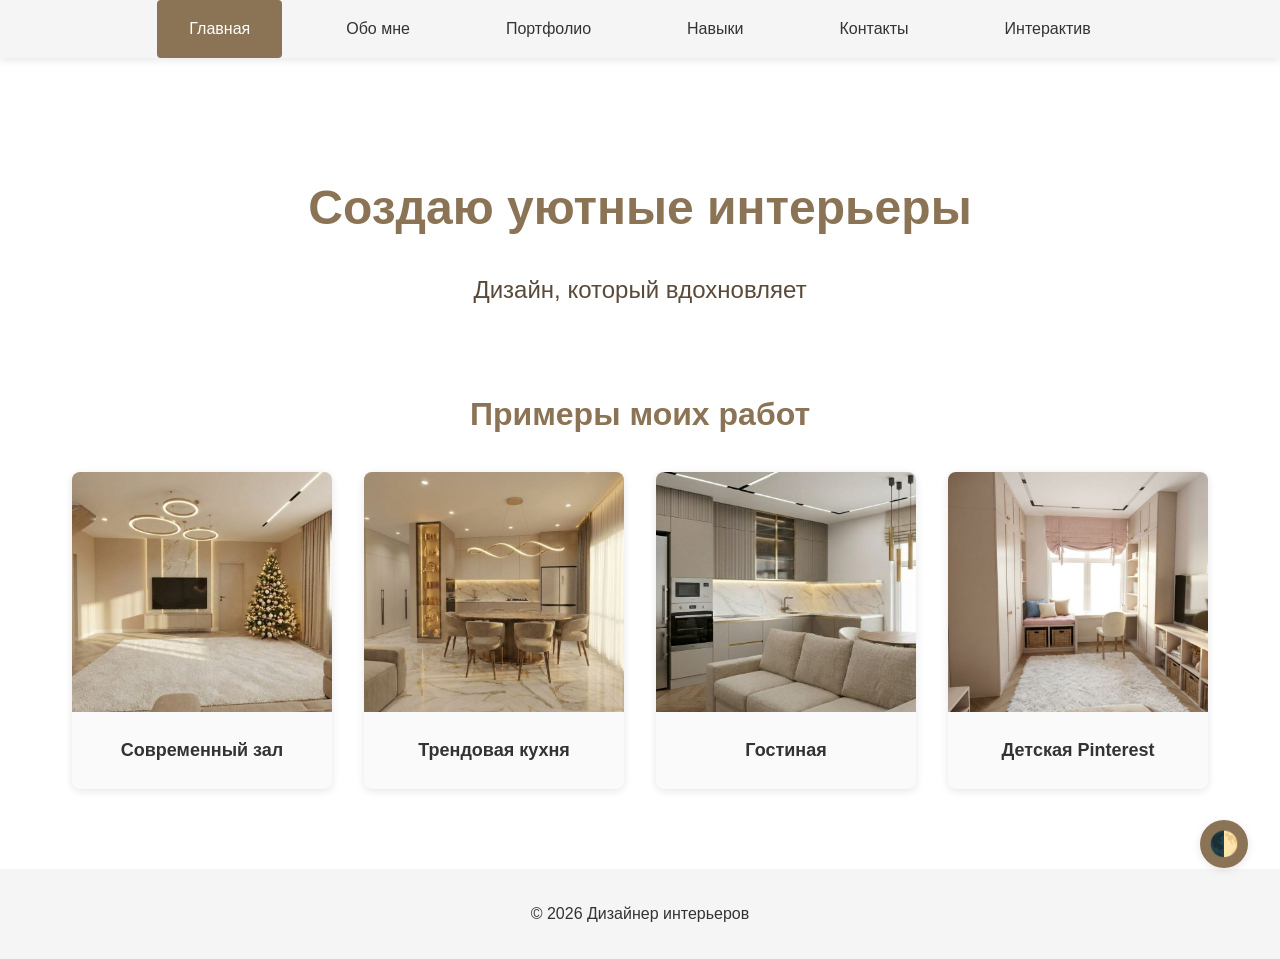
<file: index.html>
<!DOCTYPE html>
<html lang="ru">
<head>
    <meta charset="UTF-8">
    <meta name="viewport" content="width=device-width, initial-scale=1.0">
    <title>Дизайнер интерьеров | Главная</title>
    <link rel="stylesheet" href="css/style.css">
</head>
<body>
    
    <header id="header-placeholder"></header>
    <main id="app"></main>
    <footer id="footer-placeholder"></footer>
    
    <!-- Кнопка смены темы -->
    <button id="theme-toggle" class="theme-toggle">🌓</button>
    
    <!-- Подключение JS -->
    <script type="module" src="js/main.js"></script>
</body>
</html>
</file>
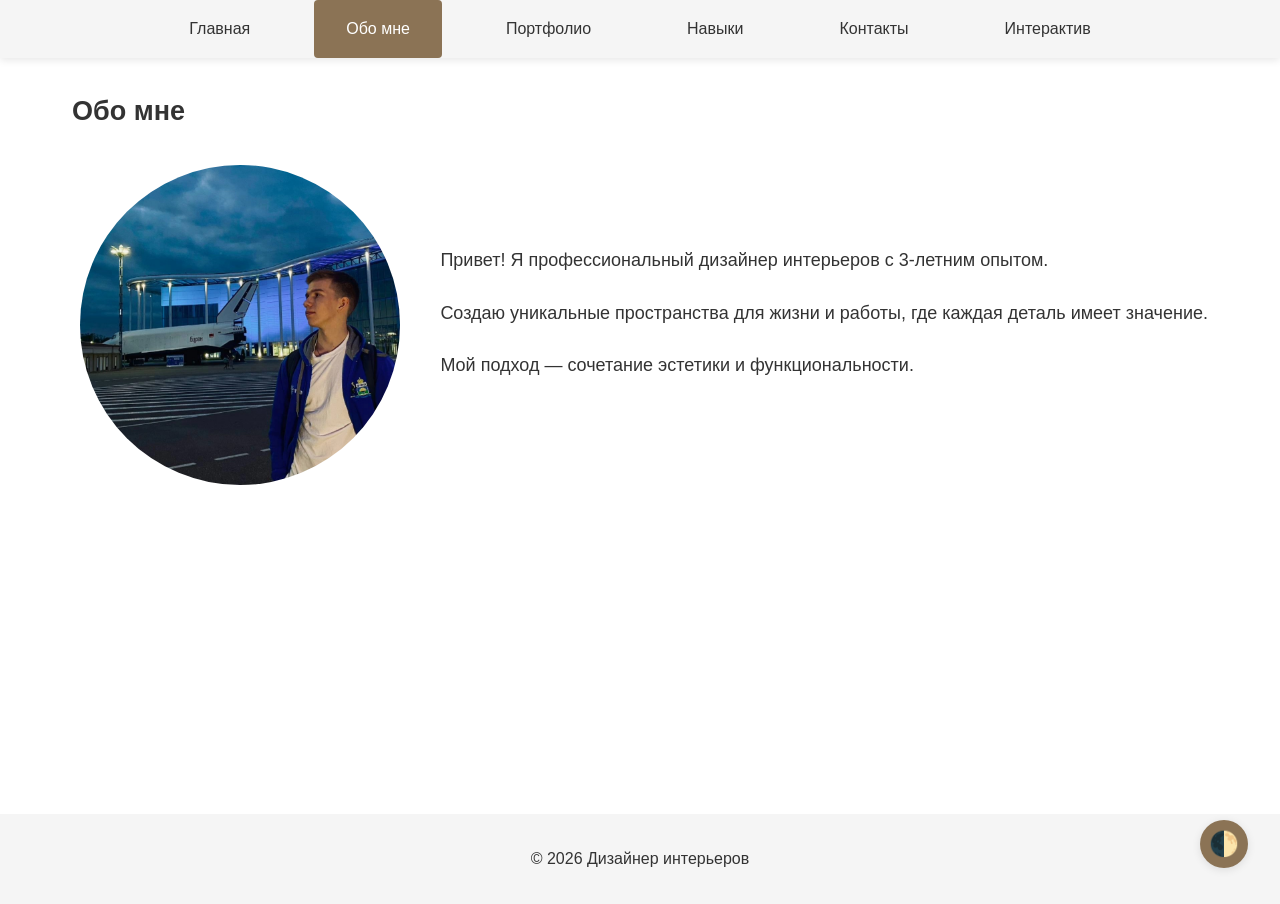
<file: about.html>
<!DOCTYPE html>
<html lang="ru">
<head>
    <meta charset="UTF-8">
    <meta name="viewport" content="width=device-width, initial-scale=1.0">
    <title>Обо мне | Дизайнер интерьеров</title>
    <link rel="stylesheet" href="css/style.css">
</head>
<body>
    <header id="header-placeholder"></header>
    <main id="app"></main>
    <footer id="footer-placeholder"></footer>
    
    <button id="theme-toggle" class="theme-toggle">🌓</button>
    <script type="module" src="js/main.js"></script>
</body>
</html>
</file>
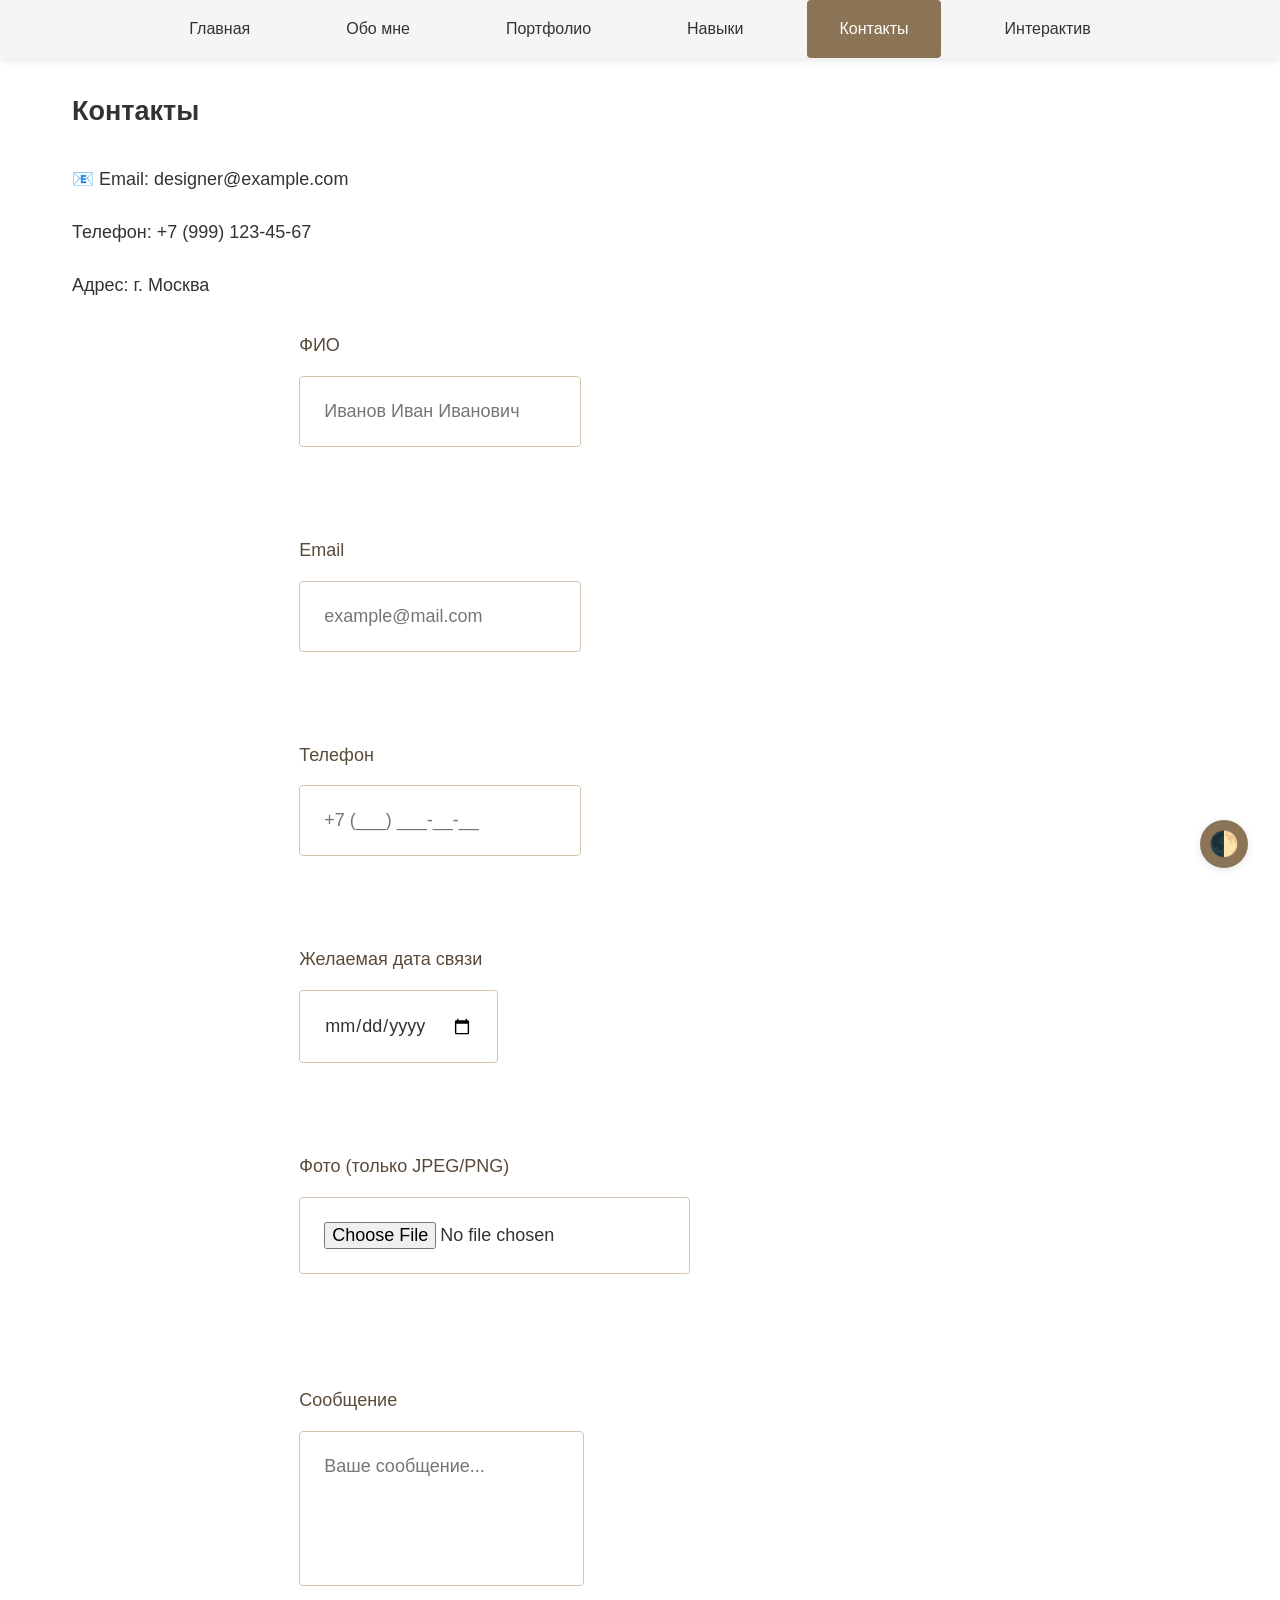
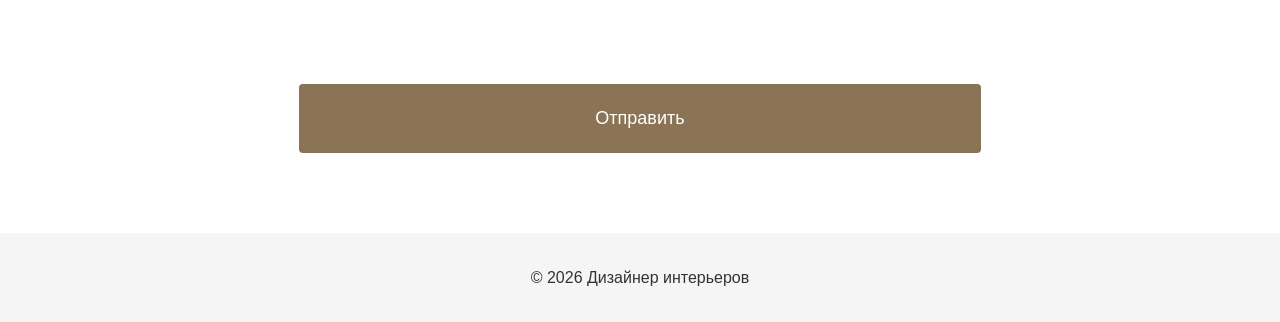
<file: contacts.html>
<!DOCTYPE html>
<html lang="ru">
<head>
    <meta charset="UTF-8">
    <meta name="viewport" content="width=device-width, initial-scale=1.0">
    <title>Контакты | Дизайнер интерьеров</title>
    <link rel="stylesheet" href="css/style.css">
</head>
<body>
    <header id="header-placeholder"></header>
    <main id="app"></main>
    <footer id="footer-placeholder"></footer>
    
    <button id="theme-toggle" class="theme-toggle">🌓</button>
    <script type="module" src="js/main.js"></script>
</body>
</html>
</file>
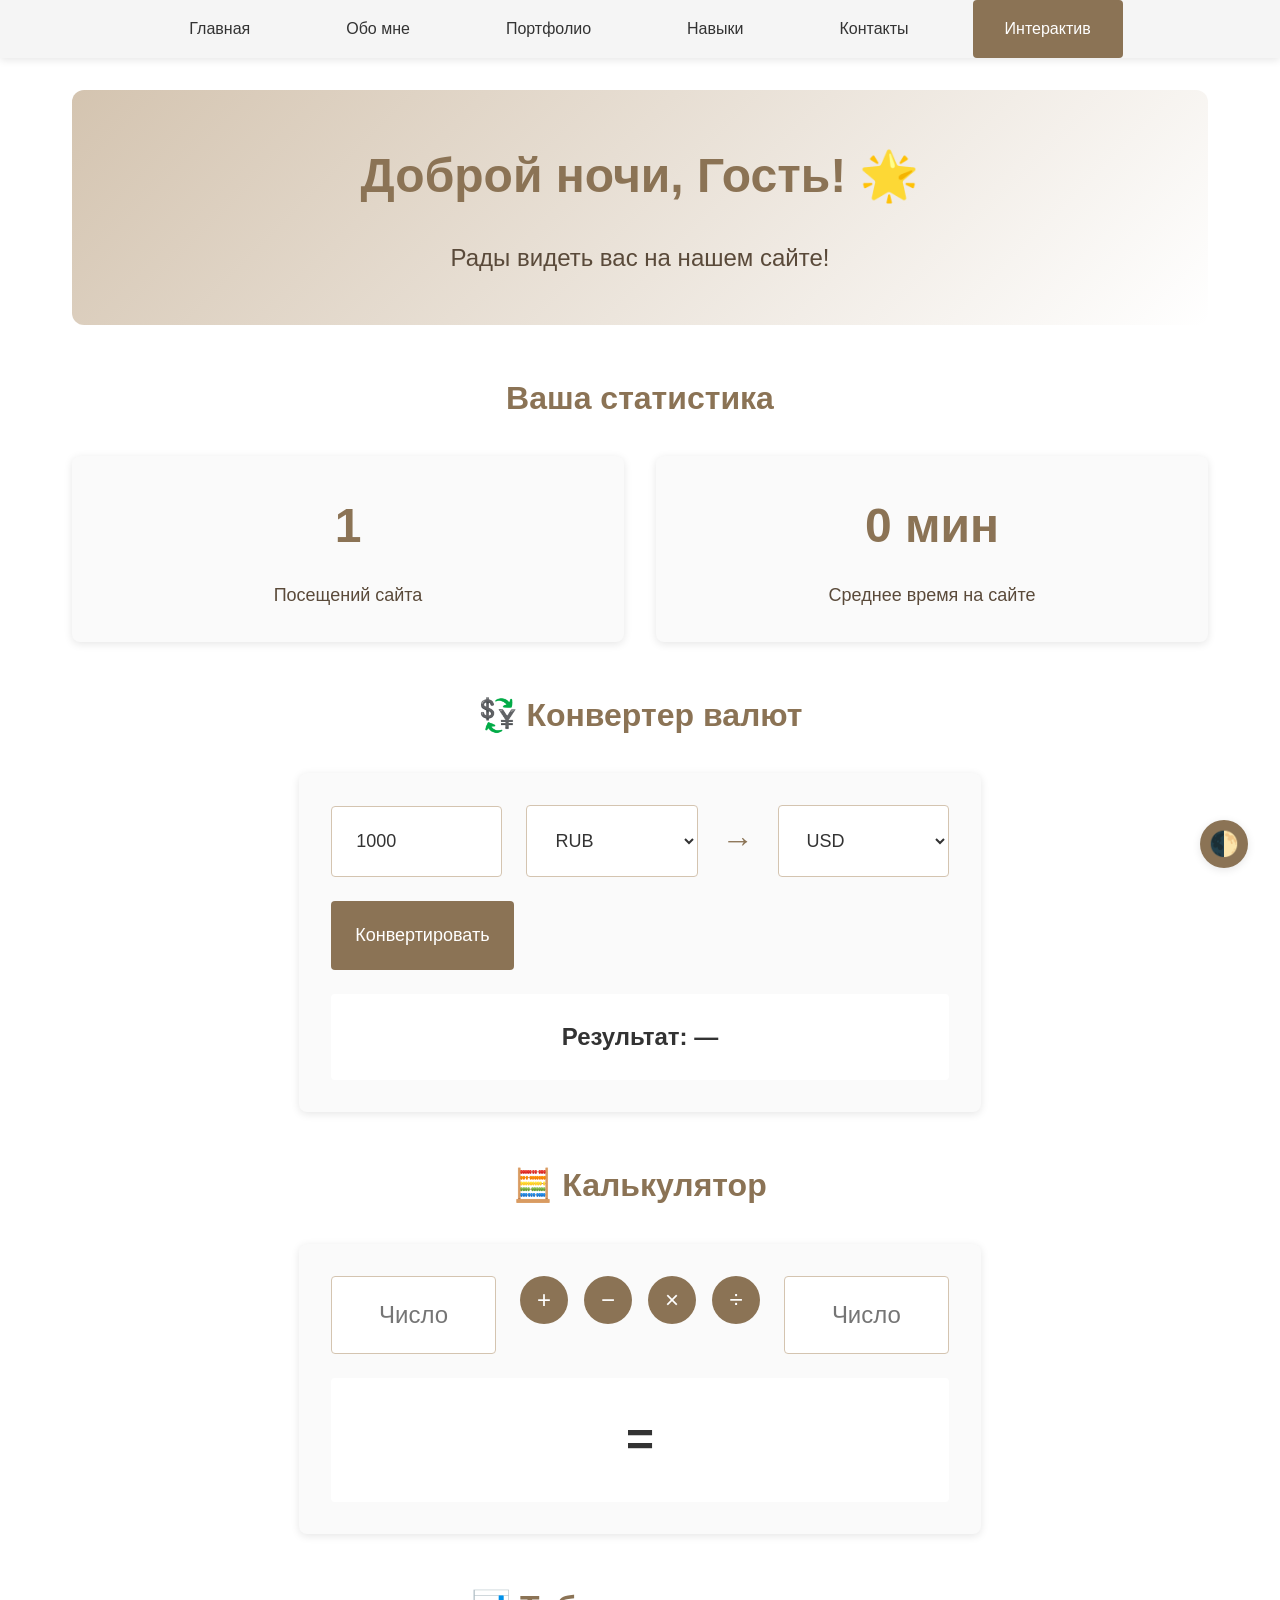
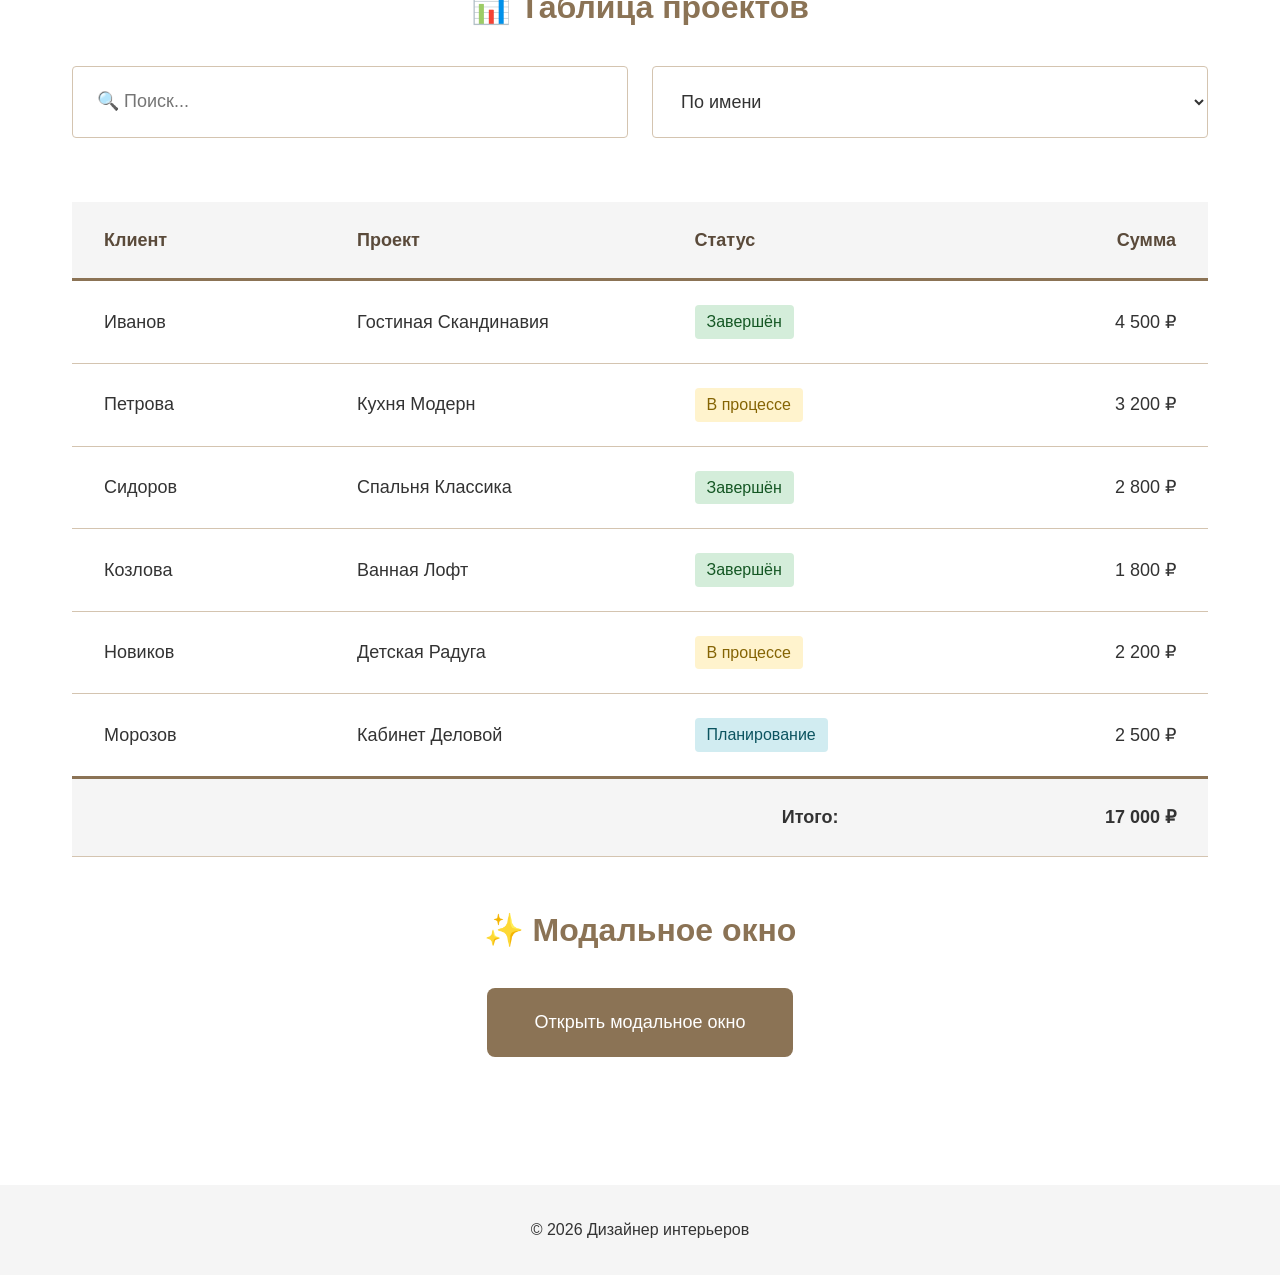
<file: interactive.html>
<!DOCTYPE html>
<html lang="ru">
<head>
    <meta charset="UTF-8">
    <meta name="viewport" content="width=device-width, initial-scale=1.0">
    <title>Интерактив | Дизайнер интерьеров</title>
    <link rel="stylesheet" href="css/style.css">
</head>
<body>
    <header id="header-placeholder"></header>
    <main id="app"></main>
    <footer id="footer-placeholder"></footer>
    
    <button id="theme-toggle" class="theme-toggle">🌓</button>
    <script type="module" src="js/main.js"></script>
</body>
</html>
</file>
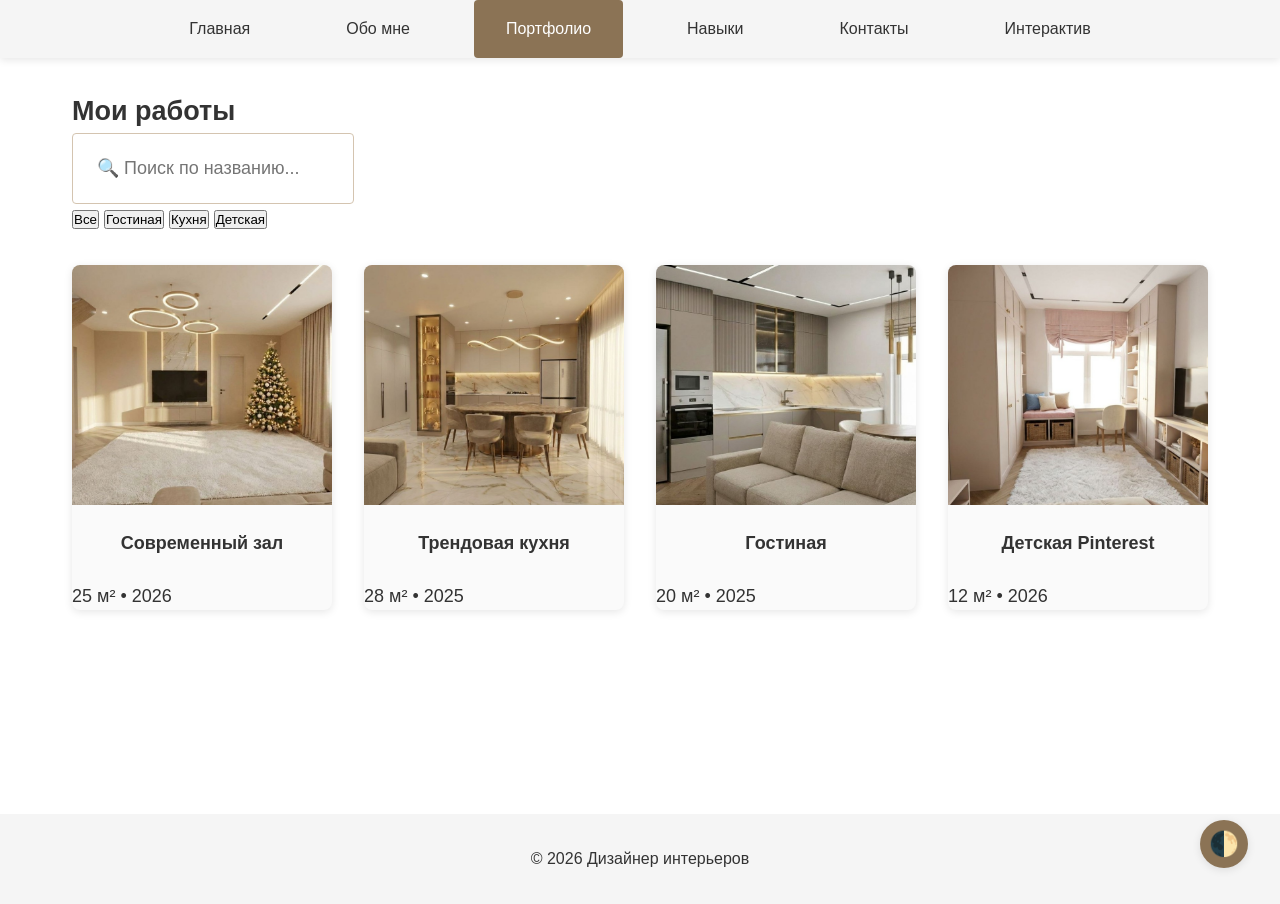
<file: portfolio.html>
<!DOCTYPE html>
<html lang="ru">
<head>
    <meta charset="UTF-8">
    <meta name="viewport" content="width=device-width, initial-scale=1.0">
    <title>Портфолио | Дизайнер интерьеров</title>
    <link rel="stylesheet" href="css/style.css">
</head>
<body>
    <header id="header-placeholder"></header>
    <main id="app"></main>
    <footer id="footer-placeholder"></footer>
    
    <button id="theme-toggle" class="theme-toggle">🌓</button>
    <script type="module" src="js/main.js"></script>
</body>
</html>
</file>
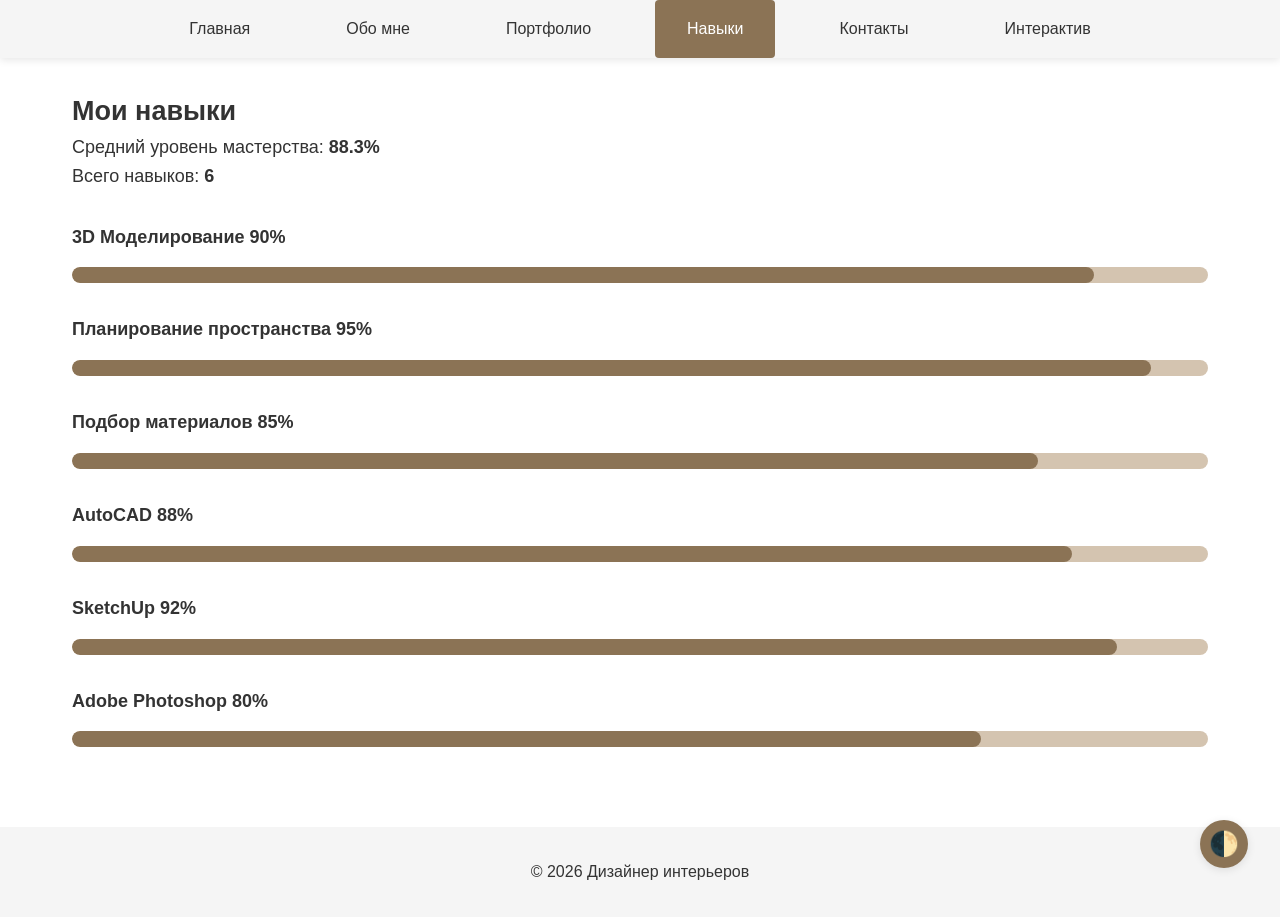
<file: skills.html>
<!DOCTYPE html>
<html lang="ru">
<head>
    <meta charset="UTF-8">
    <meta name="viewport" content="width=device-width, initial-scale=1.0">
    <title>Навыки | Дизайнер интерьеров</title>
    <link rel="stylesheet" href="css/style.css">
</head>
<body>
    <header id="header-placeholder"></header>
    <main id="app"></main>
    <footer id="footer-placeholder"></footer>
    
    <button id="theme-toggle" class="theme-toggle">🌓</button>
    <script type="module" src="js/main.js"></script>
</body>
</html>
</file>
<file: css/style.css>
/*  1. CSS ПЕРЕМЕННЫЕ (вайт тема)*/
:root {
    --color-bg: #ffffff;
    --color-text: #333333;
    --color-primary: #8b7355;
    --color-secondary: #d4c4b0;
    --color-accent: #5a4a3a;
    --color-nav-bg: #f5f5f5;
    --color-card-bg: #fafafa;
    --shadow: 0 2px 8px rgba(0,0,0,0.1);
    --transition: all 0.3s ease;
    
    /* Размеры шрифтов */
    --font-size-xs: clamp(0.75rem, 2vw, 0.875rem);
    --font-size-sm: clamp(0.875rem, 2.5vw, 1rem);
    --font-size-base: clamp(1rem, 3vw, 1.125rem);
    --font-size-lg: clamp(1.25rem, 4vw, 1.5rem);
    --font-size-xl: clamp(1.5rem, 5vw, 2rem);
    --font-size-xxl: clamp(2rem, 6vw, 3rem);
    
    /* Отступы */
    --spacing-xs: clamp(0.5rem, 2vw, 1rem);
    --spacing-sm: clamp(1rem, 3vw, 1.5rem);
    --spacing-md: clamp(1.5rem, 5vw, 2rem);
    --spacing-lg: clamp(2rem, 7vw, 3rem);
    --spacing-xl: clamp(3rem, 10vw, 5rem);
}

/* 2. ТЁМНАЯ ТЕМА */
[data-theme="dark"] {
    --color-bg: #1a1a1a;
    --color-text: #f0f0f0;
    --color-primary: #a89070;
    --color-secondary: #4a4a4a;
    --color-accent: #c4b5a0;
    --color-nav-bg: #2a2a2a;
    --color-card-bg: #252525;
    --shadow: 0 2px 8px rgba(0,0,0,0.3);
}

/* 3. БАЗОВЫЕ СТИЛИ */
* {
    margin: 0;
    padding: 0;
    box-sizing: border-box;
}

html {
    font-size: 16px;
    scroll-behavior: smooth;
}

body {
    font-family: 'Segoe UI', Tahoma, Geneva, Verdana, sans-serif;
    background-color: var(--color-bg);
    color: var(--color-text);
    line-height: 1.6;
    font-size: var(--font-size-base);
    transition: var(--transition);

}

img {
    max-width: 100%;
    height: auto;
    display: block;
}

a {
    text-decoration: none;
    color: inherit;
    transition: var(--transition);
}

/*  4. ШАПКА И НАВИГАЦИЯ */
header {
    background-color: var(--color-nav-bg);
    padding: 0.01rem var(--spacing-md); 
    position: sticky;
    top: 0;
    z-index: 100;
    box-shadow: var(--shadow);
}

.menu-btn {
    display: none;
}

.menu-icon {
    display: block;
    width: 2rem;
    height: 2rem;
    cursor: pointer;
    position: relative;
    z-index: 100;
    margin-top: 3rem;
}

.menu-icon span {
    display: block;
    width: 100%;
    height: 0.15rem;
    background-color: var(--color-text);
    position: relative;
    transition: var(--transition);
}

.menu-icon span::before,
.menu-icon span::after {
    content: '';
    position: absolute;
    width: 100%;
    height: 100%;
    background-color: var(--color-text);
    transition: var(--transition);
}

.menu-icon span::before {
    top: -0.5rem;
}

.menu-icon span::after {
    top: 0.5rem;
}

/* Анимация бургера при открытии */
.menu-btn:checked ~ .menu-icon span {
    background-color: transparent;
}

.menu-btn:checked ~ .menu-icon span::before {
    transform: rotate(45deg);
    top: 0;
}

.menu-btn:checked ~ .menu-icon span::after {
    transform: rotate(-45deg);
    top: 0;
}

.nav {
    margin-top: var(--spacing-sm);
}

.nav__list {
    list-style: none;
    display: flex;
    flex-direction: column;
    gap: var(--spacing-xs);
    max-height: 0;
    overflow: hidden;
    transition: max-height 0.3s ease;
}

.menu-btn:checked ~ .nav .nav__list {
    max-height: 300px;
}

.nav__link {
    display: block;
    padding: var(--spacing-xs) var(--spacing-sm);
    font-size: var(--font-size-sm);
    font-weight: 500;
    border-radius: 0.25rem;
    transition: var(--transition);
}

.nav__link:hover,
.nav__link.active {
    background-color: var(--color-primary);
    color: white;
}

/*5. ОСНОВНОЙ КОНТЕНТ */
.main, #app {
    min-height: calc(100vh - 12rem);
    padding: var(--spacing-md);
    max-width: 1200px;
    margin: 0 auto;
}

/* 6. Хиро секция */
.hero {
    text-align: center;
    padding: var(--spacing-xl) var(--spacing-md);
}

.hero__title {
    font-size: var(--font-size-xxl);
    margin-bottom: var(--spacing-sm);
    color: var(--color-primary);
}

.hero__subtitle {
    font-size: var(--font-size-lg);
    color: var(--color-accent);
}

/*  7. СЕТКА ПОРТФОЛИО */
.portfolio__grid {
    display: grid;
    grid-template-columns: 1fr;
    gap: var(--spacing-md);
    margin-top: var(--spacing-md);
}

.portfolio__card {
    background-color: var(--color-card-bg);
    border-radius: 0.5rem;
    overflow: hidden;
    box-shadow: var(--shadow);
    transition: var(--transition);
}

.portfolio__card:hover {
    transform: translateY(-0.25rem);
    box-shadow: 0 4px 12px rgba(0,0,0,0.15);
}

.portfolio__image {
    width: 100%;
    height: 15rem;
    object-fit: cover;
}

.portfolio__card-title {
    padding: var(--spacing-sm);
    font-size: var(--font-size-base);
    text-align: center;
}

/* 8. НАВЫКИ  */
.skills__list {
    margin-top: var(--spacing-md);
    display: flex;
    flex-direction: column;
    gap: var(--spacing-md);
}

.skill__item h3 {
    font-size: var(--font-size-base);
    margin-bottom: var(--spacing-xs);
}

.skill__bar {
    width: 100%;
    height: 1rem;
    background-color: var(--color-secondary);
    border-radius: 0.5rem;
    overflow: hidden;
}

.skill__progress {
    height: 100%;
    background-color: var(--color-primary);
    border-radius: 0.5rem;
    transition: width 0.5s ease;
}

/*  9. КОНТАКТЫ  */
.contacts__info {
    margin: var(--spacing-md) 0;
}

.contacts__item {
    font-size: var(--font-size-base);
    margin-bottom: var(--spacing-sm);
}

.contacts__form {
    display: flex;
    flex-direction: column;
    gap: var(--spacing-sm);
    max-width: 100%;
}

.contacts__input,
.contacts__textarea {
    padding: var(--spacing-sm);
    border: 0.1rem solid var(--color-secondary);
    border-radius: 0.25rem;
    font-size: var(--font-size-base);
    font-family: inherit;
    background-color: var(--color-bg);
    color: var(--color-text);
    transition: var(--transition);
    resize: none;
}

.contacts__input:focus,
.contacts__textarea:focus {
    outline: none;
    border-color: var(--color-primary);
}

.contacts__btn {
    padding: var(--spacing-sm) var(--spacing-md);
    background-color: var(--color-primary);
    color: white;
    border: none;
    border-radius: 0.25rem;
    font-size: var(--font-size-base);
    cursor: pointer;
    transition: var(--transition);
}

.contacts__btn:hover {
    background-color: var(--color-accent);
}

/* 10. О СЕБЕ  */
.about__content {
    display: flex;
    flex-direction: column;
    gap: var(--spacing-md);
    margin-top: var(--spacing-md);
}

.about__image {
    width: 100%;
    max-width: 20rem;
    margin: 0 auto;
    border-radius: 50%;
    object-fit: cover;
}

.about__text p {
    margin-bottom: var(--spacing-sm);
    font-size: var(--font-size-base);
}

/*   11. футер  */
.footer {
    background-color: var(--color-nav-bg);
    text-align: center;
    padding: var(--spacing-md);
    margin-top: var(--spacing-lg);
    font-size: var(--font-size-sm);

    
}

/* 12. СТРАНИЦА ИНТЕРАКТИВ */
.section-title {
    font-size: var(--font-size-xl);
    color: var(--color-primary);
    margin-bottom: var(--spacing-md);
    text-align: center;
}

/* Приветствие */
.greeting-section {
    text-align: center;
    padding: var(--spacing-lg) var(--spacing-md);
    background: linear-gradient(135deg, var(--color-secondary) 0%, var(--color-bg) 100%);
    border-radius: 0.75rem;
    margin-bottom: var(--spacing-lg);
}

.greeting-section__title {
    font-size: var(--font-size-xxl);
    color: var(--color-primary);
    margin-bottom: var(--spacing-sm);
}

.greeting-section__text {
    font-size: var(--font-size-lg);
    color: var(--color-accent);
}

/* Статистика */
.stats-section {
    margin-bottom: var(--spacing-lg);
}

.stats-grid {
    display: grid;
    grid-template-columns: 1fr;
    gap: var(--spacing-md);
}

.stats-card {
    background-color: var(--color-card-bg);
    padding: var(--spacing-md);
    border-radius: 0.5rem;
    text-align: center;
    box-shadow: var(--shadow);
}

.stats-card__value {
    font-size: var(--font-size-xxl);
    font-weight: bold;
    color: var(--color-primary);
}

.stats-card__label {
    font-size: var(--font-size-base);
    color: var(--color-accent);
    margin-top: var(--spacing-xs);
}

/* Калькулятор */
.calculator-section {
    margin-bottom: var(--spacing-lg);
}

.calculator {
    background-color: var(--color-card-bg);
    padding: var(--spacing-md);
    border-radius: 0.5rem;
    box-shadow: var(--shadow);
    max-width: 20rem;
    margin: 0 auto;
    display: flex;
    flex-direction: column;
    gap: var(--spacing-sm);
}

.calculator__input {
    padding: var(--spacing-sm);
    border: 0.1rem solid var(--color-secondary);
    border-radius: 0.25rem;
    font-size: var(--font-size-lg);
    text-align: center;
    background-color: var(--color-bg);
    color: var(--color-text);
}

.calculator__buttons {
    display: flex;
    gap: var(--spacing-xs);
    justify-content: center;
}

.calculator__op-btn {
    width: 3rem;
    height: 3rem;
    border: none;
    border-radius: 50%;
    background-color: var(--color-primary);
    color: white;
    font-size: var(--font-size-lg);
    cursor: pointer;
    transition: var(--transition);
}

.calculator__op-btn:hover {
    background-color: var(--color-accent);
    transform: scale(1.1);
}

.calculator__result {
    text-align: center;
    font-size: var(--font-size-xxl);
    font-weight: bold;
    padding: var(--spacing-sm);
    background-color: var(--color-bg);
    border-radius: 0.25rem;
    min-height: 3rem;
    display: flex;
    align-items: center;
    justify-content: center;
}

/* Конвертер */
.converter-section {
    margin-bottom: var(--spacing-lg);
}

.converter {
    background-color: var(--color-card-bg);
    padding: var(--spacing-md);
    border-radius: 0.5rem;
    box-shadow: var(--shadow);
    display: flex;
    flex-direction: column;
    gap: var(--spacing-sm);
    max-width: 100%;
}

.converter__input,
.converter__select {
    padding: var(--spacing-sm);
    border: 0.1rem solid var(--color-secondary);
    border-radius: 0.25rem;
    font-size: var(--font-size-base);
    background-color: var(--color-bg);
    color: var(--color-text);
}

.converter__arrow {
    text-align: center;
    font-size: var(--font-size-xl);
    color: var(--color-primary);
}

.converter__btn {
    padding: var(--spacing-sm);
    background-color: var(--color-primary);
    color: white;
    border: none;
    border-radius: 0.25rem;
    font-size: var(--font-size-base);
    cursor: pointer;
    transition: var(--transition);
}

.converter__btn:hover {
    background-color: var(--color-accent);
}

.converter__result {
    text-align: center;
    font-size: var(--font-size-lg);
    font-weight: bold;
    padding: var(--spacing-sm);
    background-color: var(--color-bg);
    border-radius: 0.25rem;
}

/* Стили для таблицы */
.table-section {
    margin-bottom: var(--spacing-lg);
}

.table-controls {
    display: flex;
    gap: var(--spacing-sm);
    margin-bottom: var(--spacing-md);
}

.table-wrapper {
    overflow-x: auto;
}

.data-table {
    width: 100%;
    border-collapse: collapse;
    margin-top: var(--spacing-md);
}

.data-table thead {
    background-color: var(--color-nav-bg);
}

.data-table th {
    padding: var(--spacing-sm) var(--spacing-md);
    text-align: left;
    font-weight: 600;
    color: var(--color-accent);
    border-bottom: 0.2rem solid var(--color-primary);
}

.data-table td {
    padding: var(--spacing-sm) var(--spacing-md);
    border-bottom: 0.1rem solid var(--color-secondary);
    vertical-align: middle;
}

.data-table tbody tr:hover {
    background-color: var(--color-card-bg);
}

/* Форматирование колонок */
.data-table th:nth-child(1),
.data-table td:nth-child(1) {
    /* Клиент */
    min-width: 15rem;
}

.data-table th:nth-child(2),
.data-table td:nth-child(2) {
    /* Проект */
    min-width: 20rem;
}

.data-table th:nth-child(3),
.data-table td:nth-child(3) {
    /* Статус */
    min-width: 12rem;
}

.data-table th:nth-child(4),
.data-table td:nth-child(4) {
    /* Сумма */
    min-width: 10rem;
    text-align: right;
}

/* Итоговая строка */
.data-table tfoot td,
.data-table tr:last-child td {
    font-weight: bold;
    border-top: 0.2rem solid var(--color-primary);
}

/* Статусы */
.status-badge {
    display: inline-block;
    padding: 0.25rem 0.75rem;
    border-radius: 0.25rem;
    font-size: var(--font-size-sm);
    font-weight: 500;
}

.status-завершён,
.status-готов {
    background-color: #d4edda;
    color: #155724;
}

.status-в-процессе {
    background-color: #fff3cd;
    color: #856404;
}

.status-планирование {
    background-color: #d1ecf1;
    color: #0c5460;
}

/* Поисковое поле и сортировка */
.search-input {
    flex: 1;
    padding: var(--spacing-sm);
    border: 0.1rem solid var(--color-secondary);
    border-radius: 0.25rem;
    font-size: var(--font-size-base);
    background-color: var(--color-bg); 
    color: var(--color-text); 
}

.converter__select {
    padding: var(--spacing-sm);
    border: 0.1rem solid var(--color-secondary);
    border-radius: 0.25rem;
    font-size: var(--font-size-base);
    background-color: var(--color-bg);
    color: var(--color-text);
    min-width: 12rem;
}


/* Форма обратной связи (расширенная) */
.form-section {
    margin-bottom: var(--spacing-lg);
}

.form-group {
    margin-bottom: var(--spacing-md);
}

.form-group label {
    display: block;
    margin-bottom: var(--spacing-xs);
    font-weight: 500;
    color: var(--color-accent);
}

.form-error {
    color: #e74c3c;
    font-size: var(--font-size-xs);
    margin-top: var(--spacing-xs);
    min-height: 1.2em;
}

.fio-output {
    background-color: var(--color-card-bg);
    padding: var(--spacing-sm);
    border-radius: 0.25rem;
    margin: var(--spacing-sm) 0;
    border-left: 0.25rem solid var(--color-primary);
}

.fio-output h3 {
    font-size: var(--font-size-base);
    margin-bottom: var(--spacing-xs);
    color: var(--color-primary);
}

.fio-output p {
    font-size: var(--font-size-sm);
    margin-bottom: var(--spacing-xs);
}

.photo-preview {
    margin-top: var(--spacing-sm);
}

.photo-preview__img {
    max-width: 10rem;
    max-height: 10rem;
    border-radius: 0.25rem;
    object-fit: cover;
    box-shadow: var(--shadow);
}

/* Модальное окно */
.modal-trigger-section {
    text-align: center;
    margin-bottom: var(--spacing-lg);
}

.modal-trigger-btn {
    padding: var(--spacing-sm) var(--spacing-lg);
    background-color: var(--color-primary);
    color: white;
    border: none;
    border-radius: 0.5rem;
    font-size: var(--font-size-base);
    cursor: pointer;
    transition: var(--transition);
}

.modal-trigger-btn:hover {
    background-color: var(--color-accent);
    transform: scale(1.05);
}

.modal {
    display: none;
    position: fixed;
    top: 0;
    left: 0;
    width: 100%;
    height: 100%;
    background-color: rgba(0, 0, 0, 0.6);
    z-index: 2000;
    justify-content: center;
    align-items: center;
    padding: var(--spacing-md);
}

.modal--active {
    display: flex;
}

.modal__content {
    background-color: var(--color-bg);
    padding: var(--spacing-lg);
    border-radius: 0.75rem;
    max-width: 30rem;
    width: 100%;
    position: relative;
    box-shadow: 0 10px 40px rgba(0, 0, 0, 0.3);
    animation: modalFadeIn 0.3s ease;
}

@keyframes modalFadeIn {
    from {
        opacity: 0;
        transform: scale(0.9);
    }
    to {
        opacity: 1;
        transform: scale(1);
    }
}

.modal__close {
    position: absolute;
    top: var(--spacing-sm);
    right: var(--spacing-sm);
    background: none;
    border: none;
    font-size: var(--font-size-xxl);
    cursor: pointer;
    color: var(--color-text);
    line-height: 1;
}

.modal__close:hover {
    color: var(--color-primary);
}

.modal__title {
    font-size: var(--font-size-xl);
    color: var(--color-primary);
    margin-bottom: var(--spacing-sm);
    text-align: center;
}

.modal__text {
    font-size: var(--font-size-base);
    margin-bottom: var(--spacing-sm);
    line-height: 1.6;
}

.modal__btn {
    display: block;
    width: 100%;
    padding: var(--spacing-sm);
    background-color: var(--color-primary);
    color: white;
    border: none;
    border-radius: 0.25rem;
    font-size: var(--font-size-base);
    cursor: pointer;
    margin-top: var(--spacing-md);
    transition: var(--transition);
}

.modal__btn:hover {
    background-color: var(--color-accent);
}

/* 13. УТИЛИТЫ (переключатель темы) */
.theme-toggle {
    position: fixed;
    bottom: var(--spacing-md);
    right: var(--spacing-md);
    width: 3rem;
    height: 3rem;
    border-radius: 50%;
    background-color: var(--color-primary);
    color: white;
    border: none;
    cursor: pointer;
    font-size: var(--font-size-lg);
    box-shadow: var(--shadow);
    transition: var(--transition);
    z-index: 999;
}

.theme-toggle:hover {
    transform: scale(1.1);
    background-color: var(--color-accent);
}

/* 14. МЕДИАЗАПРОСЫ  */

/* Планшеты (768px и выше) */
@media screen and (min-width: 768px) {
    /* Навигация */
    .menu-icon {
        display: none;
    }
    
    .nav__list {
        flex-direction: row;
        max-height: none;
        margin-top: 0;
        align-items: center;
        gap: var(--spacing-sm);
    }
    
    .nav {
        margin-top: 0;
    }
    
    /* Портфолио */
    .portfolio__grid {
        grid-template-columns: repeat(2, 1fr);
    }
    
    /* О себе */
    .about__content {
        flex-direction: row;
        align-items: center;
    }
    
    /* Контакты */
    .contacts__form {
        max-width: 80%;
        margin: 0 auto;
    }
    
    /* Интерактив — статистика */
    .stats-grid {
        grid-template-columns: repeat(2, 1fr);
    }

    /* Интерактив — калькулятор */
    .calculator {
        flex-direction: row;
        flex-wrap: wrap;
        max-width: 80%;
    }

    .calculator__input,
    .calculator__select {
        flex: 1;
        min-width: 8rem;
    }

    .calculator__btn {
        flex: 0 0 auto;
    }

    .calculator__result {
        flex: 1 1 100%;
    }

    /* Интерактив — конвертер */
    .converter {
        flex-direction: row;
        flex-wrap: wrap;
        align-items: center;
        max-width: 80%;
        margin: 0 auto;
    }

    .converter__input,
    .converter__select {
        flex: 1;
        min-width: 8rem;
    }

    .converter__arrow {
        flex: 0 0 auto;
    }

    .converter__btn {
        flex: 0 0 auto;
    }

    .converter__result {
        flex: 1 1 100%;
    }
}

/* Десктоп (1024px и выше) */
@media screen and (min-width: 1024px) {
    /* Навигация */
    .nav__list {
        flex-direction: row;
        justify-content: center;
        gap: var(--spacing-md);
    }
    
    .nav__link {
        padding: var(--spacing-xs) var(--spacing-md);
    }
    
    /* Портфолио */
    .portfolio__grid {
        grid-template-columns: repeat(3, 1fr);
    }
    
    /* Контакты */
    .contacts__form {
        max-width: 60%;
    }
    
    /* Интерактив */
    .calculator,
    .converter {
        max-width: 60%;
    }
}

/* Большие экраны (1200px и выше) */
@media screen and (min-width: 1200px) {
    .portfolio__grid {
        grid-template-columns: repeat(4, 1fr);
    }
}
</file>
